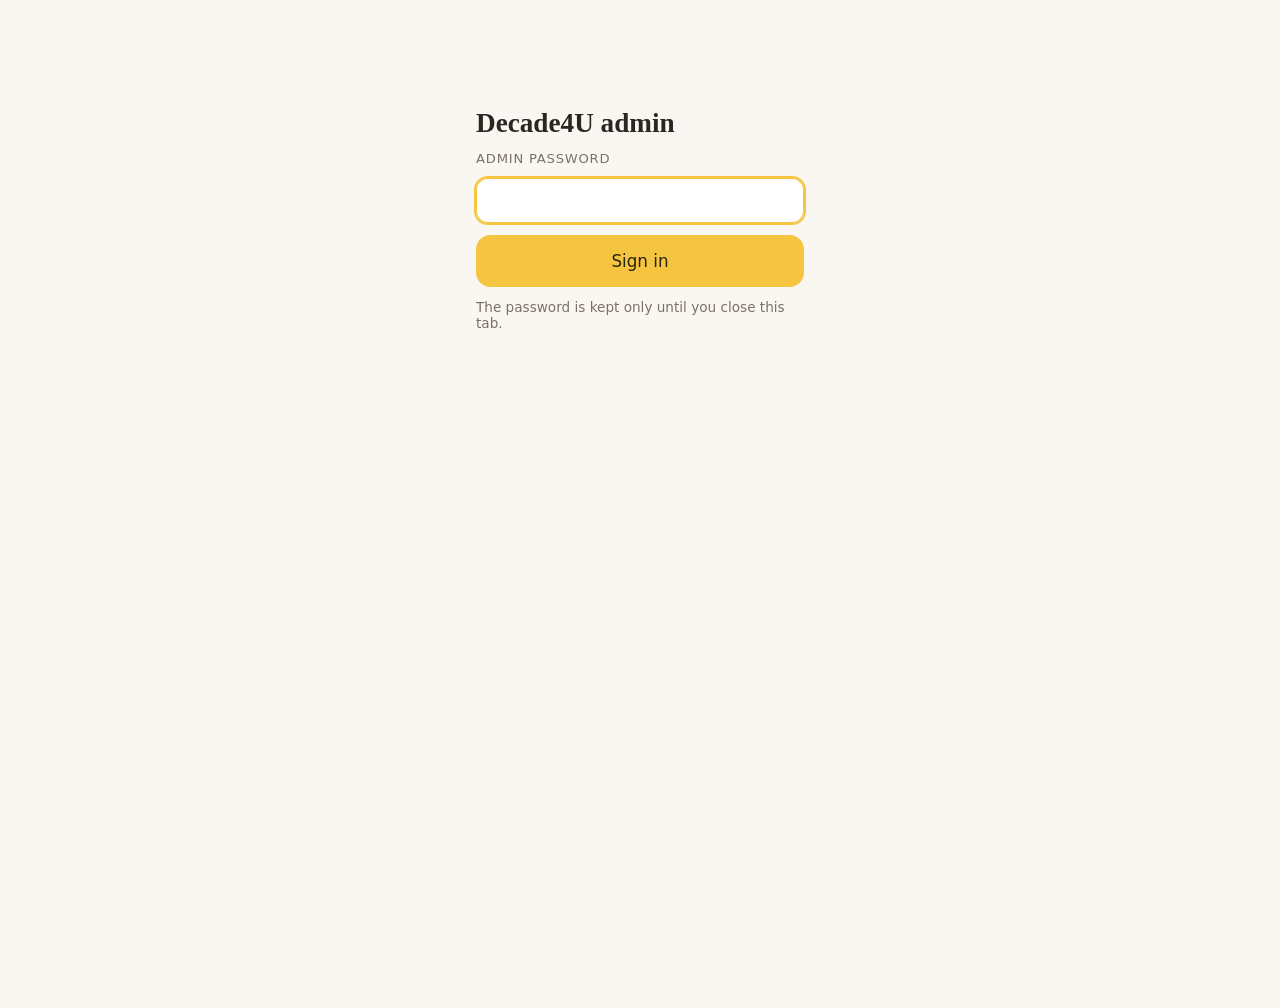
<file: admin.html>
<!doctype html>
<html lang="en">
<head>
  <meta charset="utf-8">
  <meta name="viewport" content="width=device-width, initial-scale=1, viewport-fit=cover">
  <meta name="robots" content="noindex, nofollow">
  <title>Admin — Decade4U</title>
  <link rel="stylesheet" href="css/style.css">
  <link rel="stylesheet" href="css/admin.css">
</head>
<body class="admin">
  <!-- ---------- sign in ---------- -->
  <form class="admin-login" id="login" hidden>
    <h1>Decade4U admin</h1>
    <label class="label" for="password">Admin password</label>
    <input id="password" type="password" autocomplete="current-password" required>
    <p class="field-error" id="login-error" hidden></p>
    <button class="btn primary" type="submit">Sign in</button>
    <p class="fine">The password is kept only until you close this tab.</p>
  </form>

  <!-- ---------- the admin page ---------- -->
  <main class="admin-main" id="main" hidden>
    <header class="admin-top">
      <h1>Decade4U admin</h1>
      <div>
        <button class="link" id="refresh" type="button">↻ Refresh</button>
        <button class="link" id="signout" type="button">Sign out</button>
      </div>
    </header>

    <section class="balance" id="balance" aria-label="Balance"></section>

    <nav class="tabs" role="tablist">
      <button type="button" role="tab" data-tab="queue" aria-selected="true">Waiting for you <span id="n-queue"></span></button>
      <button type="button" role="tab" data-tab="reported" aria-selected="false">Reported <span id="n-reported"></span></button>
      <button type="button" role="tab" data-tab="recent" aria-selected="false">Approved <span id="n-recent"></span></button>
    </nav>

    <p class="tab-help" id="help"></p>
    <ul class="items" id="items"></ul>
  </main>

  <div class="toast" id="toast" role="status" hidden></div>
  <script src="js/admin.js"></script>
</body>
</html>
</file>
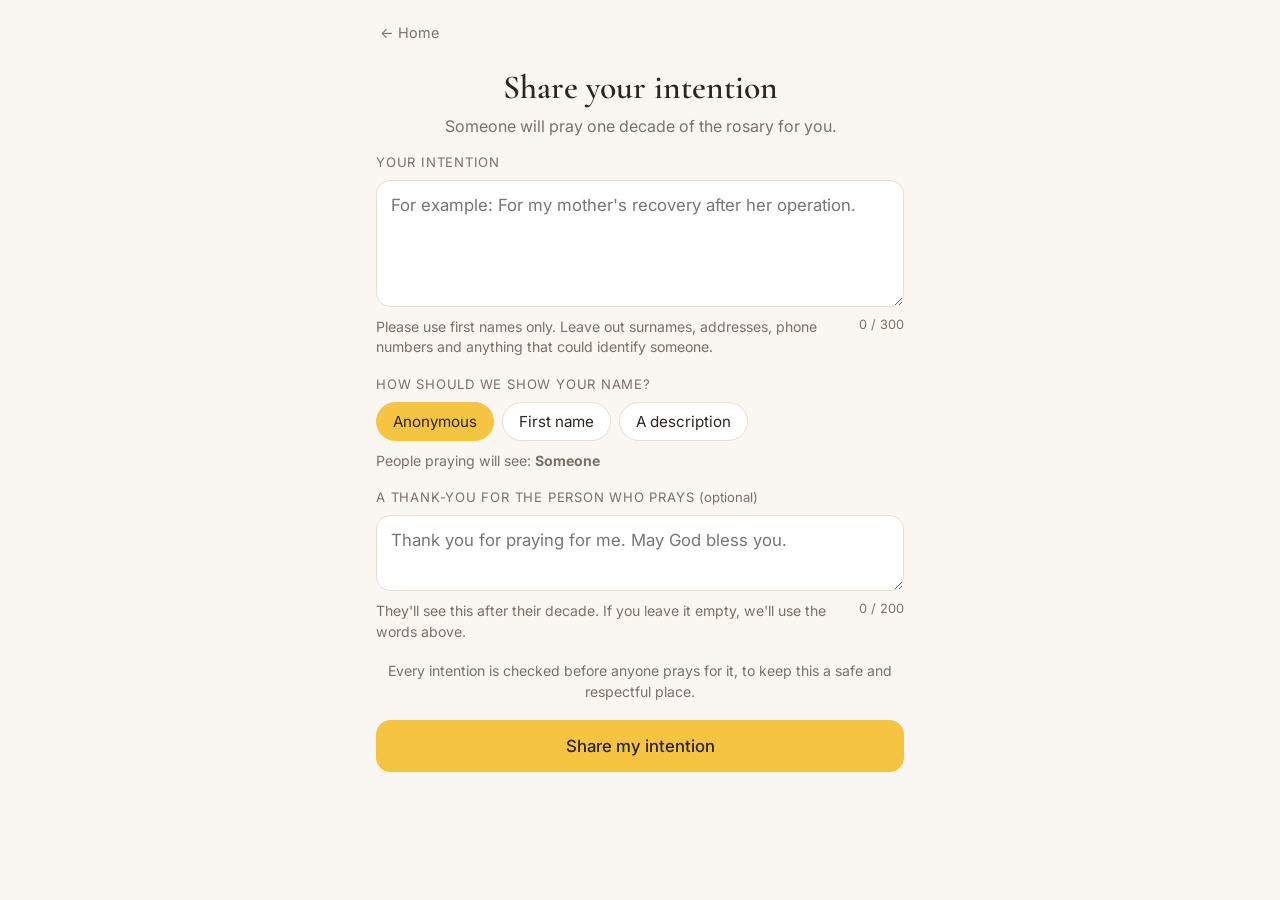
<file: submit.html>
<!doctype html>
<html lang="en">
<head>
  <meta charset="utf-8">
  <meta name="viewport" content="width=device-width, initial-scale=1, viewport-fit=cover">
  <title>Share your intention — Decade4U</title>
  <meta name="description" content="Share a prayer intention, and someone will pray a decade of the rosary for you.">
  <link rel="preconnect" href="https://fonts.googleapis.com">
  <link rel="preconnect" href="https://fonts.gstatic.com" crossorigin>
  <link href="https://fonts.googleapis.com/css2?family=Cormorant+Garamond:wght@500;600&family=Inter:wght@400;500&display=swap" rel="stylesheet">
  <link rel="stylesheet" href="css/style.css">
</head>
<body>
  <!-- ---------- the form ---------- -->
  <form class="share" id="form" novalidate>
    <a class="link back-home" href="./">← Home</a>
    <h2>Share your intention</h2>
    <p class="lead">Someone will pray one decade of the rosary for you.</p>

    <div class="field">
      <label class="label" for="intention">Your intention</label>
      <textarea id="intention" maxlength="300" rows="4"
        placeholder="For example: For my mother's recovery after her operation."></textarea>
      <div class="field-foot">
        <span class="fine">Please use first names only. Leave out surnames, addresses, phone numbers and anything that could identify someone.</span>
        <span class="count" id="intention-count">0 / 300</span>
      </div>
      <p class="field-error" id="intention-error" hidden></p>
    </div>

    <div class="field">
      <div class="label">How should we show your name?</div>
      <div class="name-modes" id="name-modes">
        <button type="button" data-mode="anon" aria-pressed="true">Anonymous</button>
        <button type="button" data-mode="first" aria-pressed="false">First name</button>
        <button type="button" data-mode="label" aria-pressed="false">A description</button>
      </div>
      <input id="first-name" type="text" maxlength="30" autocomplete="given-name" placeholder="Your first name" hidden>
      <div class="labels" id="labels" hidden>
        <button type="button">A mother</button>
        <button type="button">A father</button>
        <button type="button">A student</button>
        <button type="button">A family</button>
        <button type="button">A grandparent</button>
        <button type="button">A friend</button>
      </div>
      <p class="fine" id="name-preview">People praying will see: <strong>Someone</strong></p>
    </div>

    <div class="field">
      <label class="label" for="thanks">A thank-you for the person who prays <span class="opt">(optional)</span></label>
      <textarea id="thanks" maxlength="200" rows="2"
        placeholder="Thank you for praying for me. May God bless you."></textarea>
      <div class="field-foot">
        <span class="fine">They'll see this after their decade. If you leave it empty, we'll use the words above.</span>
        <span class="count" id="thanks-count">0 / 200</span>
      </div>
    </div>

    <!-- shown when an intention mentions suicide or self-harm -->
    <aside class="care" id="care" hidden>
      <h3>You are not alone</h3>
      <p>It sounds like you may be carrying something very heavy. Your intention matters, and so do you. Please reach out to someone today, too.</p>
      <ul>
        <li>If you are in danger right now, call <strong>112</strong> (emergency number in Italy and across Europe) or your local emergency number.</li>
        <li><a href="https://findahelpline.com" target="_blank" rel="noopener">findahelpline.com</a> lists free, confidential helplines in your country, by phone, text or chat.</li>
        <li>Talking to a priest, a friend or a family member you trust can help too.</li>
      </ul>
      <p class="fine">You can still share your intention below.</p>
    </aside>

    <p class="review-note">Every intention is checked before anyone prays for it, to keep this a safe and respectful place.</p>
    <button class="btn primary" id="send" type="submit">Share my intention</button>
  </form>

  <!-- ---------- after sharing ---------- -->
  <section class="sent" id="sent" hidden>
    <div class="beads-row" aria-hidden="true">
      <span></span><span></span><span></span><span></span><span></span>
      <span></span><span></span><span></span><span></span><span></span>
    </div>
    <h2 tabindex="-1">Thank you</h2>
    <p id="sent-lead">Your intention has been received.</p>
    <blockquote class="sent-intention" id="sent-intention"></blockquote>
    <div class="invite">
      <p class="invite-q">Would you like to pray one decade for someone while you wait?</p>
      <a class="btn primary" href="pray.html?n=1">Pray one decade for someone</a>
      <a class="btn" href="mine.html">See my intentions</a>
      <a class="link" href="./">Not now</a>
    </div>
  </section>

  <script src="js/intentions.js"></script>
  <script src="js/submit.js"></script>
</body>
</html>
</file>
<file: css/style.css>
/* Decade4U shared styles: calm and warm, follows the phone's light/dark setting */
:root {
  --bg: #faf7f2;
  --surface: #ffffff;
  --text: #2b2622;
  --muted: #7a7068;
  --line: #e6dfd4;
  --bead: #ffffff;
  --bead-edge: #a99c8a;
  --glow: #f5c542;
  --prayed: #f2d98f;
  --cord: #bdb1a1;
  --on-glow: #2b2310;
  --glow-text: #a8780a;
  --spark: #e0a91c;
}
@media (prefers-color-scheme: dark) {
  :root {
    --bg: #16141a;
    --surface: #1f1c24;
    --text: #f1ece4;
    --muted: #a39a90;
    --line: #2f2b36;
    --bead: #f4f1ec;
    --bead-edge: #8c847a;
    --glow: #ffd257;
    --prayed: #8f7a45;
    --cord: #4a4450;
    --on-glow: #2b2310;
    --glow-text: #ffd257;
    --spark: #fff6d6;
  }
}

* { box-sizing: border-box; margin: 0; padding: 0; }
html, body { height: 100%; }
body {
  background: var(--bg);
  color: var(--text);
  font-family: "Inter", system-ui, sans-serif;
  -webkit-tap-highlight-color: transparent;
}
.serif { font-family: "Cormorant Garamond", Georgia, serif; }
[hidden] { display: none !important; }

/* ---------- buttons ---------- */
.btn {
  appearance: none;
  border: 1px solid var(--bead-edge);
  background: transparent;
  color: var(--text);
  font: inherit;
  font-weight: 500;
  font-size: 1.05rem;
  padding: 14px 22px;
  border-radius: 14px;
  min-height: 52px;
  cursor: pointer;
  text-decoration: none;
  display: inline-flex;
  align-items: center;
  justify-content: center;
  transition: transform .08s ease, opacity .2s;
}
.btn:active { transform: scale(.97); }
.btn:disabled { opacity: .35; cursor: default; }
.btn.primary { background: var(--glow); border-color: var(--glow); color: var(--on-glow); }
.btn:focus-visible { outline: 3px solid var(--glow); outline-offset: 3px; }
.link {
  background: none; border: 0; font: inherit; color: var(--muted);
  font-size: .9rem; cursor: pointer; text-decoration: none; padding: 8px 4px;
}

/* ---------- home ---------- */
/* ---------- home ---------- */
.home {
  min-height: 100%;
  background:
    radial-gradient(120% 55% at 50% -8%, color-mix(in srgb, var(--glow) 22%, transparent), transparent 70%),
    var(--bg);
  background-attachment: fixed;
}
.home main {
  max-width: 440px; margin: 0 auto; text-align: center;
  padding: calc(36px + env(safe-area-inset-top)) 16px calc(28px + env(safe-area-inset-bottom));
}
.hero { padding: 8px 0 6px; }
.hero h1 {
  font-weight: 600; font-size: clamp(3rem, 15vw, 4.2rem); line-height: 1; letter-spacing: -.01em;
  margin-bottom: 10px;
}
.hero .tagline {
  font-family: "Cormorant Garamond", Georgia, serif; font-style: italic; font-weight: 500;
  font-size: 1.35rem; color: var(--glow-text); margin-bottom: 10px;
}
.hero .intro { color: var(--muted); font-size: 1rem; line-height: 1.6; max-width: 340px; margin: 0 auto; }
.home .actions { display: grid; gap: 10px; margin-top: 18px; }
.home .soon { font-size: .85rem; color: var(--muted); }
.foot { margin-top: 28px; font-size: .8rem; color: var(--muted); }
.foot a { color: inherit; }

.beads-row {
  position: relative; display: flex; justify-content: space-between; align-items: center;
  width: 100%; max-width: 260px; margin: 0 auto 26px;
}
.beads-row::before {
  content: ""; position: absolute; left: 0; right: 0; top: 50%;
  height: 2px; background: var(--cord); transform: translateY(-50%);
}
.beads-row span {
  position: relative; width: 18px; height: 18px; border-radius: 50%;
  background: var(--bead); border: 1px solid var(--bead-edge);
  animation: rowglow 10s infinite;
}
.beads-row span:nth-child(2)  { animation-delay: 1s; }
.beads-row span:nth-child(3)  { animation-delay: 2s; }
.beads-row span:nth-child(4)  { animation-delay: 3s; }
.beads-row span:nth-child(5)  { animation-delay: 4s; }
.beads-row span:nth-child(6)  { animation-delay: 5s; }
.beads-row span:nth-child(7)  { animation-delay: 6s; }
.beads-row span:nth-child(8)  { animation-delay: 7s; }
.beads-row span:nth-child(9)  { animation-delay: 8s; }
.beads-row span:nth-child(10) { animation-delay: 9s; }
@keyframes rowglow {
  0%, 10%, 100% { background: var(--bead); box-shadow: none; }
  3%, 7% {
    background: var(--glow); border-color: var(--glow);
    box-shadow: 0 0 14px 4px color-mix(in srgb, var(--glow) 60%, transparent);
  }
}

/* ---------- prayer page ---------- */
.pray {
  height: 100%;
  height: 100dvh;
  display: flex; flex-direction: column;
  max-width: 560px; margin: 0 auto;
  padding: 8px 16px calc(12px + env(safe-area-inset-bottom));
}
.topbar { display: flex; align-items: center; justify-content: space-between; gap: 8px; }
.where {
  text-align: center; color: var(--muted); font-size: .85rem;
  letter-spacing: .04em; margin: 2px 0 6px;
}
.progress { height: 3px; background: var(--line); border-radius: 3px; overflow: hidden; }
.progress div { height: 100%; width: 0; background: var(--glow); transition: width .3s ease; }

.rosary-wrap {
  flex: 0 0 auto; display: flex; justify-content: center;
  padding: 10px 0 6px;
}
#rosary { height: clamp(150px, 34vh, 340px); height: clamp(150px, 34dvh, 340px); width: auto; display: block; }

#rosary .cord { fill: none; stroke: var(--cord); stroke-width: 1.4; }
#rosary .bead { fill: var(--bead); stroke: var(--bead-edge); stroke-width: 1; transition: fill .35s ease; }
#rosary .bead.medal { stroke-width: 1.2; }
#rosary .cross { stroke-width: .8; }
#rosary .cross rect { fill: inherit; stroke: inherit; stroke-width: inherit; }
#rosary .bead.prayed { fill: var(--prayed); }
#rosary .bead.active {
  fill: var(--glow); stroke: var(--glow); filter: url(#glow);
  transform-box: fill-box; transform-origin: center;
  animation: pulse 2.4s ease-in-out infinite;
}
@keyframes pulse { 0%, 100% { transform: scale(1); } 50% { transform: scale(1.18); } }
@media (prefers-reduced-motion: reduce) {
  #rosary .bead.active { animation: none; }
  .beads-row span { animation: none; }
  .beads-row span:first-child { background: var(--glow); border-color: var(--glow); }
}

.card {
  flex: 1 1 auto; min-height: 120px; overflow-y: auto;
  background: var(--surface); border: 1px solid var(--line); border-radius: 18px;
  padding: 18px 18px 20px; margin: 6px 0 12px;
}
.card .kicker { color: var(--muted); font-size: .82rem; letter-spacing: .05em; text-transform: uppercase; min-height: 1em; margin-bottom: 4px; }
.card h2 { font-family: "Cormorant Garamond", Georgia, serif; font-weight: 600; font-size: 1.6rem; line-height: 1.2; margin-bottom: 10px; }
.card .text p { font-size: 1.12rem; line-height: 1.65; }
.card .text p + p { margin-top: .6em; }
.card.is-mystery { border-color: var(--glow); }
.card.is-mystery .kicker { color: var(--text); }
.card.is-mystery .text p { color: var(--muted); font-size: 1rem; }

.controls { display: grid; grid-template-columns: 1fr 2fr; gap: 10px; }

.toast {
  position: fixed; left: 50%; bottom: calc(96px + env(safe-area-inset-bottom)); transform: translateX(-50%);
  background: var(--text); color: var(--bg); padding: 10px 16px; border-radius: 999px; font-size: .9rem;
  box-shadow: 0 6px 20px rgba(0,0,0,.2);
}

.done {
  min-height: 100%; display: flex; flex-direction: column; align-items: center; justify-content: center;
  text-align: center; gap: 14px; padding: 24px 16px;
}
.done h2 { font-family: "Cormorant Garamond", Georgia, serif; font-size: 2.6rem; font-weight: 600; outline: none; }
.done p { color: var(--muted); max-width: 340px; line-height: 1.6; }
.done .actions { display: grid; gap: 10px; width: 100%; max-width: 320px; margin-top: 10px; }

@media (max-height: 640px) {
  .card h2 { font-size: 1.35rem; }
  .card .text p { font-size: 1.02rem; line-height: 1.55; }
}

/* ---------- setup screen ---------- */
.choose {
  min-height: 100%; max-width: 480px; margin: 0 auto;
  display: flex; flex-direction: column; justify-content: center; gap: 14px;
  padding: 24px 16px calc(24px + env(safe-area-inset-bottom));
}
.choose .back-home { align-self: flex-start; }
.choose h2 { font-family: "Cormorant Garamond", Georgia, serif; font-weight: 600; font-size: 2rem; text-align: center; margin: 8px 0 6px; }
.choice {
  appearance: none; text-align: left; font: inherit; color: var(--text); cursor: pointer;
  background: var(--surface); border: 1px solid var(--line); border-radius: 18px;
  padding: 18px; display: grid; gap: 6px; transition: border-color .2s, transform .08s;
}
.choice:hover, .choice:focus-visible { border-color: var(--glow); outline: none; }
.choice:active { transform: scale(.98); }
.choice strong { font-size: 1.15rem; font-weight: 600; }
.choice span { color: var(--muted); line-height: 1.5; font-size: .98rem; }
.choose .fine { text-align: center; color: var(--muted); font-size: .85rem; }

/* ---------- own-rosary screens ---------- */
.card.tap-next { cursor: pointer; }
.card.is-group { border-color: var(--glow); }
.checklist { list-style: none; display: grid; gap: 8px; margin: 2px 0 14px; }
.checklist li {
  font-size: 1.08rem; padding-left: 26px; position: relative;
}
.checklist li::before {
  content: ""; position: absolute; left: 4px; top: .42em; width: 10px; height: 10px; border-radius: 50%;
  background: var(--glow); box-shadow: 0 0 8px color-mix(in srgb, var(--glow) 60%, transparent);
}
.card details { border-top: 1px solid var(--line); padding-top: 10px; }
.card summary { cursor: pointer; color: var(--muted); font-size: .95rem; padding: 4px 0; }
.card details h3 { font-size: .95rem; font-weight: 600; margin: 12px 0 4px; }
.card details p { font-size: 1rem; line-height: 1.6; }
.card .hint { color: var(--muted); font-size: .92rem; margin-top: 14px; }
.topbar .link { font-size: .85rem; }

.setup {
  max-width: 480px; margin: 0 auto;
  padding: 16px 16px calc(24px + env(safe-area-inset-bottom));
  display: flex; flex-direction: column; gap: 18px;
}
.setup .back-home { align-self: flex-start; }
.setup h2 { font-family: "Cormorant Garamond", Georgia, serif; font-weight: 600; font-size: 2.1rem; text-align: center; margin-top: 4px; }
.setup .lead { text-align: center; color: var(--muted); line-height: 1.5; margin-top: -10px; }
.field { display: grid; gap: 10px; }
.field .label { font-size: .82rem; letter-spacing: .06em; text-transform: uppercase; color: var(--muted); }
.field .fine { color: var(--muted); font-size: .88rem; line-height: 1.45; }
.seg { display: grid; grid-template-columns: repeat(5, 1fr); gap: 8px; }
.seg button {
  appearance: none; font: inherit; font-size: 1.25rem; font-weight: 600; color: var(--text);
  background: var(--surface); border: 1px solid var(--line); border-radius: 14px;
  min-height: 60px; cursor: pointer; display: grid; place-content: center; gap: 2px;
}
.seg button small { font-size: .62rem; font-weight: 500; color: var(--muted); letter-spacing: .02em; }
.seg button[aria-pressed="true"] { background: var(--glow); border-color: var(--glow); color: var(--on-glow); }
.seg button[aria-pressed="true"] small { color: var(--on-glow); }
.modes { display: grid; gap: 10px; }
.modes .choice { padding: 14px 16px; }
.modes .choice[aria-pressed="true"] { border-color: var(--glow); box-shadow: inset 0 0 0 1px var(--glow); }
.modes .choice[aria-pressed="true"] strong::after { content: " ✓"; color: var(--glow); }
.assigned { list-style: none; display: grid; gap: 8px; }
.assigned li { background: var(--surface); border: 1px solid var(--line); border-radius: 14px; padding: 12px 14px; }
.assigned .who { font-size: .8rem; color: var(--muted); margin-bottom: 3px; }
.assigned p { line-height: 1.45; }
.setup .start { width: 100%; position: sticky; bottom: calc(12px + env(safe-area-inset-bottom)); box-shadow: 0 8px 24px rgba(0,0,0,.15); }

.for-line { font-size: .82rem; color: var(--muted); margin-bottom: 2px; }
.for-line::before { content: "♥ "; color: var(--glow); }
.intention { background: color-mix(in srgb, var(--glow) 12%, transparent); border-radius: 12px; padding: 12px 14px; margin: 4px 0 12px; }
.intention .who { font-size: .82rem; color: var(--muted); margin-bottom: 4px; }
.intention .what { font-size: 1.1rem; line-height: 1.5; }
.card .text .intention p { font-size: inherit; }
.card .text .intention .what { font-size: 1.1rem; }

.thanks { list-style: none; display: grid; gap: 10px; width: 100%; max-width: 420px; text-align: left; }
.thanks li { background: var(--surface); border: 1px solid var(--line); border-radius: 14px; padding: 14px; }
.thanks .who { font-size: .8rem; color: var(--muted); }
.thanks .what { margin: 2px 0 8px; line-height: 1.45; }
.thanks .msg { font-family: "Cormorant Garamond", Georgia, serif; font-size: 1.2rem; font-style: italic; color: var(--text); }
.card.is-mystery .text .intention .what { color: var(--text); }
.card.is-mystery .text .intention .who { color: var(--muted); font-size: .82rem; }

/* ---------- hide prayers: big, tappable rosary ---------- */
.pill {
  appearance: none; font: inherit; font-size: .85rem; color: var(--text); cursor: pointer;
  background: var(--surface); border: 1px solid var(--line); border-radius: 999px; padding: 7px 14px;
}
.pill[aria-pressed="true"] { background: var(--glow); border-color: var(--glow); color: var(--on-glow); }
.rosary-wrap.tap-next { cursor: pointer; }
#rosary .bead.unused { opacity: .28; }
#rosary .ripple {
  fill: none; stroke: var(--glow); stroke-width: 2;
  transform-box: fill-box; transform-origin: center;
  animation: ripple .7s ease-out forwards;
}
@keyframes ripple { from { transform: scale(1); opacity: .9; } to { transform: scale(3.2); opacity: 0; } }

#rosary .centre { display: none; }
.centre-box {
  width: 100%; height: 100%; display: flex; flex-direction: column; align-items: center; justify-content: center;
  text-align: center; color: var(--text); gap: 3px; font-family: "Inter", system-ui, sans-serif;
}
.c-kicker { font-size: 7.5px; letter-spacing: .08em; text-transform: uppercase; color: var(--muted); }
.c-title { font-family: "Cormorant Garamond", Georgia, serif; font-weight: 600; font-size: 19px; line-height: 1.1; }
.c-count { font-size: 15px; font-weight: 600; color: var(--glow-text); }
.c-sub { font-size: 7.5px; line-height: 1.4; color: var(--muted); max-width: 140px; }
.c-kicker:empty, .c-count:empty, .c-sub:empty { display: none; }

/* decade panel: mystery + intention, shown on every bead of a decade */
.strip {
  display: block; margin: 0 0 8px; padding: 10px 14px;
  background: color-mix(in srgb, var(--glow) 12%, var(--surface)); border-radius: 14px;
}
.strip.empty, .strip.on-mystery { display: none; } /* the mystery card already shows both */
.strip-myst { font-family: "Cormorant Garamond", Georgia, serif; font-weight: 600; font-size: 1.12rem; line-height: 1.2; }
.strip-myst::before { content: "✦ "; color: var(--glow-text); }
.strip-int { margin-top: 2px; line-height: 1.4; display: -webkit-box; -webkit-line-clamp: 1; -webkit-box-orient: vertical; overflow: hidden; }
.strip-who { color: var(--muted); font-size: .85rem; }
.strip-who::before { content: "♥ "; color: var(--glow); }

.pray.hide-prayers .card { display: none; }
.pray.hide-prayers .rosary-wrap { flex: 1 1 auto; min-height: 0; padding: 4px 0; }
.pray.hide-prayers #rosary { width: 100%; height: 100%; max-height: none; }
.pray.hide-prayers #rosary .centre { display: inline; }
.pray.hide-prayers .strip, .pray.hide-prayers .strip.on-mystery {
  display: block; min-height: 84px; margin: 4px 0 12px; padding: 12px 16px; border-radius: 16px;
}
.pray.hide-prayers .strip.empty { display: block; visibility: hidden; }
.pray.hide-prayers .strip-myst { font-size: 1.25rem; }
.pray.hide-prayers .strip-int { -webkit-line-clamp: 2; }

/* the whole prayer screen listens for sideways swipes; vertical scrolling still works */
/* The prayer screen handles all swipes itself (left/right/up/down); only the prayer text scrolls. */
.pray { touch-action: none; user-select: none; -webkit-user-select: none; overscroll-behavior: none; }
.pray .card { touch-action: pan-y; overscroll-behavior: contain; }
.pray .card .text { user-select: text; -webkit-user-select: text; }
.pray.hide-prayers .controls { display: none; }
.pray.hide-prayers .strip { margin-bottom: 8px; }
.gesture-hint {
  text-align: center; color: var(--muted); font-size: .82rem; line-height: 1.4;
  padding: 0 8px 6px;
}

/* ---------- golden counter ring ---------- */
.stat { display: flex; flex-direction: column; align-items: center; gap: 8px; margin: 26px auto 4px; }
.stat-ring { position: relative; width: 132px; height: 132px; }
.stat-ring svg { width: 100%; height: 100%; overflow: visible; }
.stat-ring .track { fill: none; stroke: color-mix(in srgb, var(--glow) 22%, transparent); stroke-width: 5; }
.stat-ring .arc {
  fill: none; stroke-width: 5; stroke-linecap: round;
  stroke-dasharray: 120 207; /* a golden arc about a third of the way round */
  filter: drop-shadow(0 0 4px color-mix(in srgb, var(--glow) 70%, transparent));
}
.stat-ring .spark { fill: var(--spark); filter: drop-shadow(0 0 5px #f5c542); }
.stat-ring .spin { transform-origin: 60px 60px; animation: spin 6s linear infinite; }
@keyframes spin { to { transform: rotate(360deg); } }
.stat-num {
  position: absolute; inset: 0; display: grid; place-items: center;
  font-family: "Cormorant Garamond", Georgia, serif; font-weight: 600; font-size: 2.9rem;
  color: var(--glow-text); text-shadow: 0 0 18px color-mix(in srgb, var(--glow) 45%, transparent);
}
.stat-label { color: var(--muted); font-size: .92rem; letter-spacing: .02em; }
@media (prefers-reduced-motion: reduce) { .stat-ring .spin { animation: none; } }
.done #done-stat .stat { margin-top: 8px; }

/* ---------- "need your prayers" on the home page ---------- */
.need {
  margin: 26px 0 4px; padding: 18px 16px 16px; text-align: left;
  background: var(--surface); border: 1px solid var(--line); border-radius: 20px;
  box-shadow: 0 1px 0 color-mix(in srgb, var(--glow) 35%, transparent) inset;
}
.need h2 {
  font-family: "Cormorant Garamond", Georgia, serif; font-weight: 600; font-size: 1.45rem; line-height: 1.2;
  text-align: center; margin-bottom: 12px;
}
.need ul { list-style: none; display: grid; gap: 8px; margin-bottom: 14px; }
.need li {
  display: grid; gap: 1px; padding: 9px 12px 9px 30px; position: relative;
  background: color-mix(in srgb, var(--glow) 9%, transparent); border-radius: 12px;
}
.need li::before {
  content: ""; position: absolute; left: 12px; top: 15px; width: 9px; height: 9px; border-radius: 50%;
  background: var(--glow); box-shadow: 0 0 8px color-mix(in srgb, var(--glow) 70%, transparent);
  animation: breathe 2.8s ease-in-out infinite;
}
.need li:nth-child(2)::before { animation-delay: .9s; }
.need li:nth-child(3)::before { animation-delay: 1.8s; }
@keyframes breathe { 0%, 100% { opacity: .45; } 50% { opacity: 1; } }
@media (prefers-reduced-motion: reduce) { .need li::before { animation: none; } }
.need .nm { font-size: .8rem; color: var(--muted); }
.need .tx { line-height: 1.4; display: -webkit-box; -webkit-line-clamp: 2; -webkit-box-orient: vertical; overflow: hidden; }
.need .btn { width: 100%; }
.all-prayed { margin-top: 22px; color: var(--muted); }
.home .need { margin-top: 28px; }
.home #home-stat .stat { margin-top: 26px; }

/* ---------- golden glow around intention boxes ---------- */
.assigned li, .thanks li, .need li, .intention {
  border: 1px solid color-mix(in srgb, var(--glow) 45%, var(--line));
  box-shadow:
    0 0 0 1px color-mix(in srgb, var(--glow) 12%, transparent),
    0 0 18px color-mix(in srgb, var(--glow) 20%, transparent),
    inset 0 0 14px color-mix(in srgb, var(--glow) 6%, transparent);
}
.assigned li, .thanks li { animation: glowin .6s ease-out both; }
.assigned li:nth-child(2), .thanks li:nth-child(2) { animation-delay: .08s; }
.assigned li:nth-child(3), .thanks li:nth-child(3) { animation-delay: .16s; }
.assigned li:nth-child(4), .thanks li:nth-child(4) { animation-delay: .24s; }
.assigned li:nth-child(5), .thanks li:nth-child(5) { animation-delay: .32s; }
@keyframes glowin { from { opacity: 0; transform: translateY(6px); } to { opacity: 1; transform: none; } }
@media (prefers-reduced-motion: reduce) { .assigned li, .thanks li { animation: none; } }
@media (prefers-color-scheme: dark) {
  .assigned li, .thanks li, .need li, .intention {
    border-color: color-mix(in srgb, var(--glow) 55%, var(--line));
    box-shadow:
      0 0 0 1px color-mix(in srgb, var(--glow) 15%, transparent),
      0 0 22px color-mix(in srgb, var(--glow) 26%, transparent),
      inset 0 0 16px color-mix(in srgb, var(--glow) 8%, transparent);
  }
}

/* =====================================================================
   Desktop and laptop layout (wide screens). Phones keep the layout above.
   ===================================================================== */
@media (min-width: 900px) {
  /* ---- home: title + counter on the left, people who need prayers on the right ---- */
  .home main {
    max-width: 1100px; min-height: 100vh; text-align: left;
    display: grid; grid-template-columns: minmax(0, 1fr) minmax(0, 1fr); column-gap: 64px;
    grid-template-areas: "hero need" "stat need" "stat actions" "foot foot";
    grid-template-rows: auto auto 1fr auto; align-content: center;
    padding: 56px 40px 32px;
  }
  .hero { grid-area: hero; align-self: end; }
  .hero .beads-row { margin-left: 0; }
  .hero .intro { margin: 0; max-width: 420px; }
  .home .need, .all-prayed { grid-area: need; align-self: center; margin-top: 0; }
  .home #home-stat { grid-area: stat; align-self: start; }
  .home #home-stat .stat { align-items: flex-start; margin-left: 0; }
  .home .actions { grid-area: actions; align-self: start; }
  .foot { grid-area: foot; text-align: center; }

  /* ---- setup: choices left, the people you'll pray for right ---- */
  .setup {
    max-width: 1040px; padding: 32px 40px 40px;
    display: grid; grid-template-columns: minmax(0, 1fr) minmax(0, 1fr); column-gap: 56px; row-gap: 20px;
    grid-template-areas: "back back" "title title" "lead lead" "dec pray" "modes pray" "modes start";
    grid-template-rows: auto auto auto auto auto 1fr;
  }
  .setup > :nth-child(1) { grid-area: back; }
  .setup > :nth-child(2) { grid-area: title; }
  .setup > :nth-child(3) { grid-area: lead; }
  .setup > :nth-child(4) { grid-area: dec; }
  .setup > :nth-child(5) { grid-area: modes; }
  .setup > :nth-child(6) { grid-area: pray; align-self: start; align-content: start; }
  .setup > :nth-child(7) { grid-area: start; align-self: start; }
  .setup .start { position: static; box-shadow: none; }

  /* ---- prayer screen: big rosary left, mystery/intention/prayer right ---- */
  .pray {
    max-width: 1240px; padding: 16px 40px 24px;
    display: grid; column-gap: 48px;
    grid-template-columns: minmax(0, 1.1fr) minmax(0, 1fr);
    grid-template-areas: "top top" "where where" "prog prog" "ring strip" "ring card" "ring hint" "ring controls";
    grid-template-rows: auto auto auto auto 1fr auto auto;
  }
  .pray .topbar { grid-area: top; }
  .pray .where { grid-area: where; }
  .pray .progress { grid-area: prog; margin-bottom: 12px; }
  .pray .rosary-wrap { grid-area: ring; min-height: 0; padding: 0; align-items: center; }
  .pray #rosary { width: 100%; height: 100%; max-height: none; }
  .pray .strip { grid-area: strip; margin: 0 0 12px; }
  .pray .strip.on-mystery { display: none; }
  .pray .card { grid-area: card; margin: 0 0 12px; }
  .pray .gesture-hint { grid-area: hint; }
  .pray .controls { grid-area: controls; }
  .strip-int { -webkit-line-clamp: 3; }
  .card .text p { font-size: 1.18rem; }

  /* prayers hidden: the rosary takes the left, the decade panel sits beside it */
  .pray.hide-prayers {
    grid-template-areas: "top top" "where where" "prog prog" "ring strip" "ring hint";
    grid-template-rows: auto auto auto 1fr auto;
  }
  .pray.hide-prayers .strip, .pray.hide-prayers .strip.on-mystery { align-self: center; margin: 0; }
  .pray.hide-prayers .strip-myst { font-size: 1.6rem; }
  .pray.hide-prayers .strip-int { font-size: 1.1rem; -webkit-line-clamp: 4; }

  /* ---- Amen screen: thank-you messages in a grid ---- */
  .done .thanks { max-width: 980px; grid-template-columns: repeat(auto-fit, minmax(280px, 1fr)); }
}

/* ---------- share your intention ---------- */
.test-banner {
  background: color-mix(in srgb, var(--glow) 25%, var(--surface)); color: var(--text);
  text-align: center; font-size: .85rem; padding: 8px 16px;
}
.share, .sent {
  max-width: 560px; margin: 0 auto; padding: 16px 16px calc(32px + env(safe-area-inset-bottom));
  display: flex; flex-direction: column; gap: 18px;
}
.share .back-home { align-self: flex-start; }
.share h2, .sent h2 { font-family: "Cormorant Garamond", Georgia, serif; font-weight: 600; font-size: 2.1rem; text-align: center; outline: none; }
.share .lead { text-align: center; color: var(--muted); margin-top: -10px; }
.share .opt { text-transform: none; letter-spacing: 0; }
.share textarea, .share input[type="text"] {
  width: 100%; font: inherit; font-size: 1.05rem; line-height: 1.5; color: var(--text);
  background: var(--surface); border: 1px solid var(--line); border-radius: 14px; padding: 12px 14px; resize: vertical;
}
.share textarea:focus, .share input[type="text"]:focus {
  outline: none; border-color: var(--glow);
  box-shadow: 0 0 0 3px color-mix(in srgb, var(--glow) 25%, transparent);
}
.share input[type="text"] { margin-top: 2px; }
.field-foot { display: flex; justify-content: space-between; gap: 12px; align-items: flex-start; }
.count { font-size: .8rem; color: var(--muted); white-space: nowrap; }
.count.near { color: var(--glow-text); font-weight: 600; }
.field-error { color: #c0392b; font-size: .92rem; }
@media (prefers-color-scheme: dark) { .field-error { color: #ff8a7a; } }
.name-modes, .labels { display: flex; flex-wrap: wrap; gap: 8px; }
.name-modes button, .labels button {
  appearance: none; font: inherit; font-size: .95rem; color: var(--text); cursor: pointer;
  background: var(--surface); border: 1px solid var(--line); border-radius: 999px; padding: 9px 16px;
}
.name-modes button[aria-pressed="true"], .labels button[aria-pressed="true"] {
  background: var(--glow); border-color: var(--glow); color: var(--on-glow);
}
.care {
  border: 1px solid color-mix(in srgb, var(--glow) 55%, var(--line)); border-radius: 16px; padding: 16px 18px;
  background: color-mix(in srgb, var(--glow) 8%, var(--surface)); display: grid; gap: 8px; line-height: 1.5;
}
.care h3 { font-family: "Cormorant Garamond", Georgia, serif; font-size: 1.4rem; }
.care ul { padding-left: 18px; display: grid; gap: 6px; }
.care a { color: var(--glow-text); font-weight: 600; }
.review-note { color: var(--muted); font-size: .88rem; text-align: center; line-height: 1.5; }
.share #send { width: 100%; }

.sent { text-align: center; padding-top: 40px; }
.sent > p { color: var(--muted); line-height: 1.6; }
.sent .beads-row { margin-bottom: 4px; }
.sent-intention {
  font-family: "Cormorant Garamond", Georgia, serif; font-style: italic; font-size: 1.35rem; line-height: 1.4;
  padding: 16px 18px; border-radius: 16px;
  border: 1px solid color-mix(in srgb, var(--glow) 45%, var(--line));
  box-shadow: 0 0 18px color-mix(in srgb, var(--glow) 20%, transparent);
}
.invite { display: grid; gap: 10px; margin-top: 8px; }
.invite-q { font-weight: 500; }
.test-note { color: var(--muted); }

.assigned li.loading { color: var(--muted); border-style: dashed; animation: none; box-shadow: none; }
.btn:disabled { opacity: .5; cursor: default; }

.need .waiting { color: var(--muted); font-size: .88rem; text-align: center; margin: -4px 0 12px; }

/* the whole page never "pulls to refresh" while praying */
html:has(.pray:not([hidden])), body:has(.pray:not([hidden])) { overscroll-behavior: none; }

/* phones, prayers shown: give the intention room (up to 3 lines) and make the rosary a little smaller */
@media (max-width: 899px) {
  .pray:not(.hide-prayers) #rosary { height: clamp(130px, 27vh, 300px); height: clamp(130px, 27dvh, 300px); }
  .pray:not(.hide-prayers) .strip-int { -webkit-line-clamp: 3; }
  .pray:not(.hide-prayers) .strip { padding: 9px 14px; }
  .pray:not(.hide-prayers) .strip-myst { font-size: 1.05rem; }
}

/* ---------- smooth show/hide of the prayers (animated in js/rosary.js) ---------- */
/* while the rosary grows or shrinks, skip the costly blur glow and pulse so every frame is drawn */
.pray.animating #rosary .bead.active { filter: none; animation: none; }
.pray.animating #rosary .ripple { display: none; }

/* ---------- report an intention ---------- */
.report-row { display: flex; flex-wrap: wrap; gap: 4px 12px; align-items: center; justify-content: flex-end; margin-top: 6px; font-size: .8rem; color: var(--muted); }
.report-link { background: none; border: 0; font: inherit; color: var(--muted); cursor: pointer; padding: 4px 2px; text-decoration: underline; text-underline-offset: 2px; }
.report-link.strong { color: #c0392b; font-weight: 500; }
.report-link:disabled { opacity: .5; }
.assigned li.reported, .thanks li.reported { opacity: .55; }

/* ---------- my intentions ---------- */
.mine { max-width: 560px; margin: 0 auto; padding: 16px 16px 48px; display: flex; flex-direction: column; gap: 16px; }
.mine .back-home { align-self: flex-start; }
.mine h2 { font-family: "Cormorant Garamond", Georgia, serif; font-weight: 600; font-size: 2.1rem; text-align: center; }
.mine .fine { color: var(--muted); font-size: .88rem; line-height: 1.45; }
.mine-loading { text-align: center; color: var(--muted); }
.mine-empty { text-align: center; color: var(--muted); }
.mine-list { list-style: none; display: grid; gap: 12px; }
.mine-item {
  position: relative; background: var(--surface); border-radius: 14px; padding: 14px 16px; display: grid; gap: 6px;
  border: 1px solid color-mix(in srgb, var(--glow) 45%, var(--line));
  box-shadow: 0 0 0 1px color-mix(in srgb, var(--glow) 12%, transparent), 0 0 18px color-mix(in srgb, var(--glow) 20%, transparent);
}
.mine-item.pending { border-color: var(--line); box-shadow: none; }
.mine-item.complete { opacity: .85; }
.mine-top { display: flex; justify-content: space-between; align-items: center; gap: 8px; }
.mine-tag { font-size: .75rem; border-radius: 999px; padding: 3px 10px; background: color-mix(in srgb, var(--glow) 25%, transparent); }
.mine-item.pending .mine-tag { background: var(--line); color: var(--text); }
.mine-item.pending .mine-tag::before { content: "⏳ "; }
.mine-item.complete .mine-tag::before { content: "✓ "; }
.mine-date { font-size: .78rem; color: var(--muted); }
.mine-text { font-size: 1.05rem; line-height: 1.45; overflow-wrap: anywhere; }
.mine-item.has-count .mine-text { padding-right: 64px; }
.mine-count { position: absolute; right: 16px; top: 40px; text-align: center; line-height: 1.1; }
.mine-count strong { display: block; font-family: "Cormorant Garamond", Georgia, serif; font-size: 2rem; color: var(--glow-text); }
.mine-count span { font-size: .7rem; color: var(--muted); }
.mine-status { color: var(--muted); font-size: .9rem; }
.mine-shown { color: var(--muted); font-size: .78rem; }
.mine-actions { display: grid; gap: 8px; text-align: center; }
.mine-note { text-align: center; margin-top: 8px; }
.home .my-link { justify-self: center; }
.need-lead { color: var(--muted); margin: -4px 0 4px; text-align: center; }

/* ---------- erase my data ---------- */
.erase { text-align: center; margin-top: 12px; }
.erase-box { text-align: left; background: var(--surface); border: 1px solid #c0392b; border-radius: 14px; padding: 16px; display: grid; gap: 10px; }
.erase-box h3 { font-family: "Cormorant Garamond", Georgia, serif; font-size: 1.5rem; font-weight: 600; }
.erase-box ul { padding-left: 20px; display: grid; gap: 4px; }
.erase-box p, .erase-box li { line-height: 1.45; }
.erase-acts { display: grid; grid-template-columns: 1fr 1fr; gap: 8px; }
.btn.danger { border-color: #c0392b; color: #c0392b; }
.erase-done { color: var(--muted); line-height: 1.6; }

/* ---------- how many decades: the five choices ---------- */
.decade-choices { display: grid; grid-template-columns: 1fr 1fr; gap: 8px; }
.dc {
  appearance: none; font: inherit; color: var(--text); text-align: left; cursor: pointer;
  background: var(--surface); border: 1px solid var(--line); border-radius: 14px;
  padding: 12px 14px; display: grid; gap: 2px; align-content: center; min-height: 64px;
  transition: border-color .2s, background .2s, transform .08s;
}
.dc:active { transform: scale(.98); }
.dc strong { font-size: 1.02rem; font-weight: 600; }
.dc span { font-size: .78rem; color: var(--muted); line-height: 1.35; }
.dc[aria-pressed="true"] { background: var(--glow); border-color: var(--glow); color: var(--on-glow); }
.dc[aria-pressed="true"] span { color: var(--on-glow); }
.dc:focus-visible { outline: 3px solid var(--glow); outline-offset: 2px; }
/* 15 and 20: golden, a little special */
.dc.special {
  border-color: color-mix(in srgb, var(--glow) 55%, var(--line));
  background: linear-gradient(160deg, color-mix(in srgb, var(--glow) 16%, var(--surface)), var(--surface));
  box-shadow: 0 0 16px color-mix(in srgb, var(--glow) 18%, transparent);
}
.dc.special strong::before { content: "✦ "; color: var(--glow-text); }
.dc.special[aria-pressed="true"] { background: var(--glow); }
.dc.special[aria-pressed="true"] strong::before { color: var(--on-glow); }
.dc.custom { grid-column: 1 / -1; grid-template-columns: 1fr auto; align-items: center; gap: 10px; }
.dc.custom > div:first-child { display: grid; gap: 2px; }
.stepper { display: flex; align-items: center; gap: 4px; }
.stepper button {
  appearance: none; width: 40px; height: 40px; border-radius: 50%; font: inherit; font-size: 1.3rem; line-height: 1;
  border: 1px solid var(--bead-edge); background: var(--surface); color: var(--text); cursor: pointer;
}
.stepper button:disabled { opacity: .35; cursor: default; }
.stepper output { min-width: 2ch; text-align: center; font-size: 1.25rem; font-weight: 600; }
.dc.custom[aria-pressed="true"] .stepper button { border-color: var(--on-glow); }

.plan-line { display: flex; align-items: flex-start; justify-content: space-between; gap: 10px; }
.plan-line p { font-size: .9rem; line-height: 1.45; color: var(--text); }
.gear {
  appearance: none; font: inherit; font-size: .82rem; white-space: nowrap; cursor: pointer; color: var(--muted);
  background: none; border: 1px solid var(--line); border-radius: 999px; padding: 6px 12px;
}
.gear[aria-expanded="true"] { border-color: var(--glow); color: var(--text); }

/* ---------- the mystery picker ---------- */
.picker { background: var(--surface); border: 1px solid var(--glow); border-radius: 16px; padding: 14px; display: grid; gap: 12px; }
.pick-head { display: flex; justify-content: space-between; align-items: center; }
.pick-head h3 { font-family: "Cormorant Garamond", Georgia, serif; font-size: 1.35rem; font-weight: 600; }
.pick-done { font-weight: 600; color: var(--glow-text); font-size: .95rem; }
.pick-help { font-size: .84rem; color: var(--muted); line-height: 1.45; }
.pick-label { font-size: .75rem; letter-spacing: .06em; text-transform: uppercase; color: var(--muted); }
.pick-tabs { display: grid; grid-template-columns: repeat(4, 1fr); gap: 6px; }
.pick-tabs button {
  appearance: none; font: inherit; font-size: .8rem; cursor: pointer; color: var(--text);
  background: var(--bg); border: 1px solid var(--line); border-radius: 10px; padding: 8px 2px; display: grid; gap: 1px;
}
.pick-tabs button small { font-size: .62rem; color: var(--glow-text); }
.pick-tabs button[aria-pressed="true"] { background: var(--glow); border-color: var(--glow); color: var(--on-glow); }
.pick-tabs button[aria-pressed="true"] small { color: var(--on-glow); }
.pick-locked { padding-left: 22px; display: grid; gap: 4px; line-height: 1.4; }
.slots { display: grid; grid-template-columns: repeat(auto-fill, minmax(96px, 1fr)); gap: 6px; }
.slot, .mcard {
  appearance: none; font: inherit; color: var(--text); text-align: left; cursor: pointer; position: relative;
  -webkit-user-select: none; user-select: none; -webkit-touch-callout: none;
}
.slot {
  border: 1.5px dashed var(--line); background: var(--bg); border-radius: 10px; padding: 6px 8px 7px;
  display: grid; gap: 1px; min-height: 64px; align-content: start;
}
.slot-n { font-size: .7rem; font-weight: 600; color: var(--muted); }
.slot-name { font-size: .76rem; line-height: 1.25; color: var(--muted); }
.slot-set { font-size: .62rem; color: var(--muted); font-style: italic; }
.slot.picked { border-style: solid; border-color: var(--glow); background: color-mix(in srgb, var(--glow) 14%, var(--surface)); }
.slot.picked .slot-name { color: var(--text); }
.slot.picked .slot-set { font-style: normal; color: var(--glow-text); }
.slot.over { outline: 3px solid var(--glow); outline-offset: 1px; }
.mcards { display: grid; gap: 6px; }
.mcard {
  border: 1px solid var(--line); background: var(--bg); border-radius: 12px; padding: 10px 40px 10px 12px;
  display: grid; gap: 1px;
}
.mc-ord { font-size: .68rem; color: var(--muted); text-transform: uppercase; letter-spacing: .05em; }
.mc-name { font-size: .95rem; line-height: 1.3; }
.mcard.used { border-color: var(--glow); background: color-mix(in srgb, var(--glow) 10%, var(--surface)); }
.mc-badge {
  position: absolute; right: 10px; top: 50%; transform: translateY(-50%); width: 24px; height: 24px; border-radius: 50%;
  background: var(--glow); color: var(--on-glow); font-size: .78rem; font-weight: 600; display: grid; place-content: center;
}
.dragging { opacity: .4; }
.drag-ghost {
  position: fixed; left: 0; top: 0; z-index: 50; pointer-events: none; margin: 0;
  box-shadow: 0 10px 28px rgba(0,0,0,.25); border-color: var(--glow) !important; opacity: .95;
}
.pick-reset { justify-self: center; font-size: .85rem; }
.part-list { padding-left: 22px; display: grid; gap: 6px; margin: 4px 0 6px; font-size: 1.05rem; line-height: 1.4; }
</file>
<file: css/admin.css>
/* Decade4U admin page: plain and practical, works on a phone */
.admin { min-height: 100%; }
.admin h1 { font-family: "Cormorant Garamond", Georgia, serif; font-weight: 600; font-size: 1.7rem; }
.admin .label { font-size: .82rem; letter-spacing: .06em; text-transform: uppercase; color: var(--muted); }
.admin .fine { color: var(--muted); font-size: .85rem; }

.admin-login { max-width: 360px; margin: 12vh auto 0; padding: 0 16px; display: grid; gap: 12px; }
.admin-login input {
  font: inherit; font-size: 1rem; padding: 12px 14px; border-radius: 12px;
  border: 1px solid var(--line); background: var(--surface); color: var(--text);
}
.admin-login input:focus { outline: 2px solid var(--glow); border-color: var(--glow); }

.admin-main { max-width: 860px; margin: 0 auto; padding: 16px 16px 60px; }
.admin-top { display: flex; justify-content: space-between; align-items: center; gap: 8px; flex-wrap: wrap; }

.balance { display: grid; grid-template-columns: repeat(auto-fit, minmax(130px, 1fr)); gap: 10px; margin: 16px 0; }
.balance div { background: var(--surface); border: 1px solid var(--line); border-radius: 14px; padding: 12px 14px; }
.balance strong { display: block; font-size: 1.5rem; font-weight: 600; }
.balance span { font-size: .8rem; color: var(--muted); }
.balance .warn { border-color: #d98c1f; }
.balance .warn strong { color: #c46f00; }

.tabs { display: flex; gap: 6px; overflow-x: auto; border-bottom: 1px solid var(--line); margin-top: 8px; }
.tabs button {
  appearance: none; border: 0; background: none; font: inherit; color: var(--muted); cursor: pointer;
  padding: 10px 12px; border-bottom: 3px solid transparent; white-space: nowrap;
}
.tabs button[aria-selected="true"] { color: var(--text); border-bottom-color: var(--glow); font-weight: 500; }
.tabs span:not(:empty) {
  display: inline-block; min-width: 1.6em; padding: 0 6px; border-radius: 999px; font-size: .78rem;
  background: var(--glow); color: var(--on-glow); text-align: center; margin-left: 4px;
}
.tab-help { color: var(--muted); font-size: .88rem; margin: 12px 0; line-height: 1.45; }

.items { list-style: none; display: grid; gap: 12px; }
.items .empty { color: var(--muted); text-align: center; padding: 30px 0; }
.item { background: var(--surface); border: 1px solid var(--line); border-radius: 14px; padding: 14px; display: grid; gap: 8px; }
.item.care { border: 2px solid #d98c1f; }
.item .meta { display: flex; gap: 8px; flex-wrap: wrap; font-size: .8rem; color: var(--muted); align-items: center; }
.item .badge { border-radius: 999px; padding: 2px 9px; font-size: .75rem; background: color-mix(in srgb, var(--glow) 25%, transparent); color: var(--text); }
.item .badge.care { background: #d98c1f; color: #fff; }
.item .text { font-size: 1.05rem; line-height: 1.45; white-space: pre-wrap; overflow-wrap: anywhere; }
.item .thanks-msg { color: var(--muted); font-style: italic; overflow-wrap: anywhere; }
.item .why { font-size: .82rem; color: var(--muted); }
.item .care-note { font-size: .88rem; background: color-mix(in srgb, #d98c1f 12%, transparent); border-radius: 10px; padding: 8px 10px; line-height: 1.4; }
.item .acts { display: flex; gap: 8px; flex-wrap: wrap; margin-top: 4px; }
.item .acts .btn { min-height: 42px; padding: 8px 18px; font-size: .95rem; }
.item .acts .btn.danger { border-color: #c0392b; color: #c0392b; }
.item.leaving { opacity: .35; pointer-events: none; transition: opacity .2s; }
</file>
